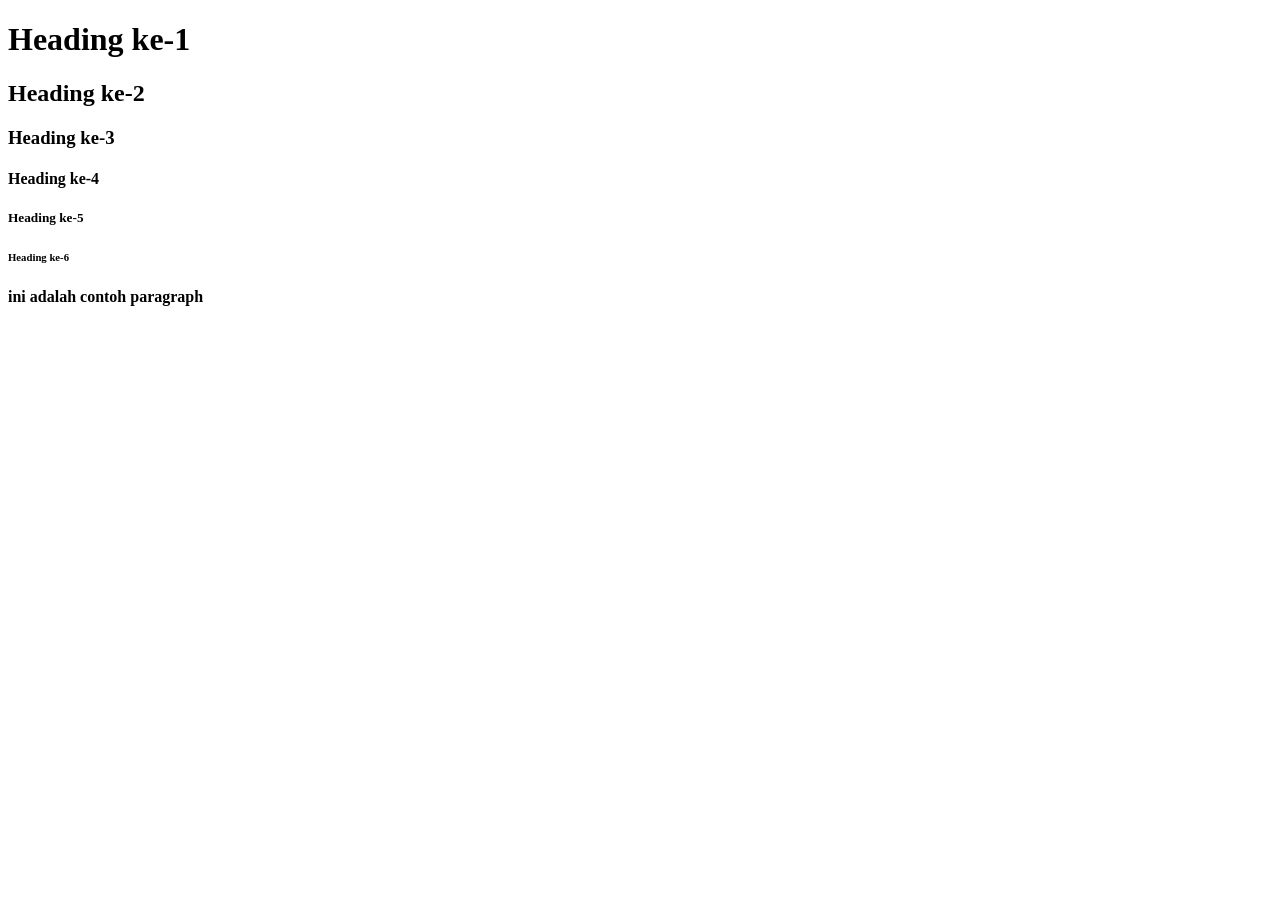
<file: prak1.htm>
<!doctype html>
<html lang="en">
<head>
    <meta charset="UTF-8">
    <title> Belajar Membuat Heading dan Paragraph</title>
</head>
<body>
    <h1>Heading ke-1</h1>
    <h2>Heading ke-2</h2>
    <h3>Heading ke-3</h3>
    <h4>Heading ke-4</h4>
    <h5>Heading ke-5</h5>
    <h6>Heading ke-6</h6>
    <p> <strong>ini adalah contoh paragraph</strong></p>
</body>
</body>
</html>
</file>
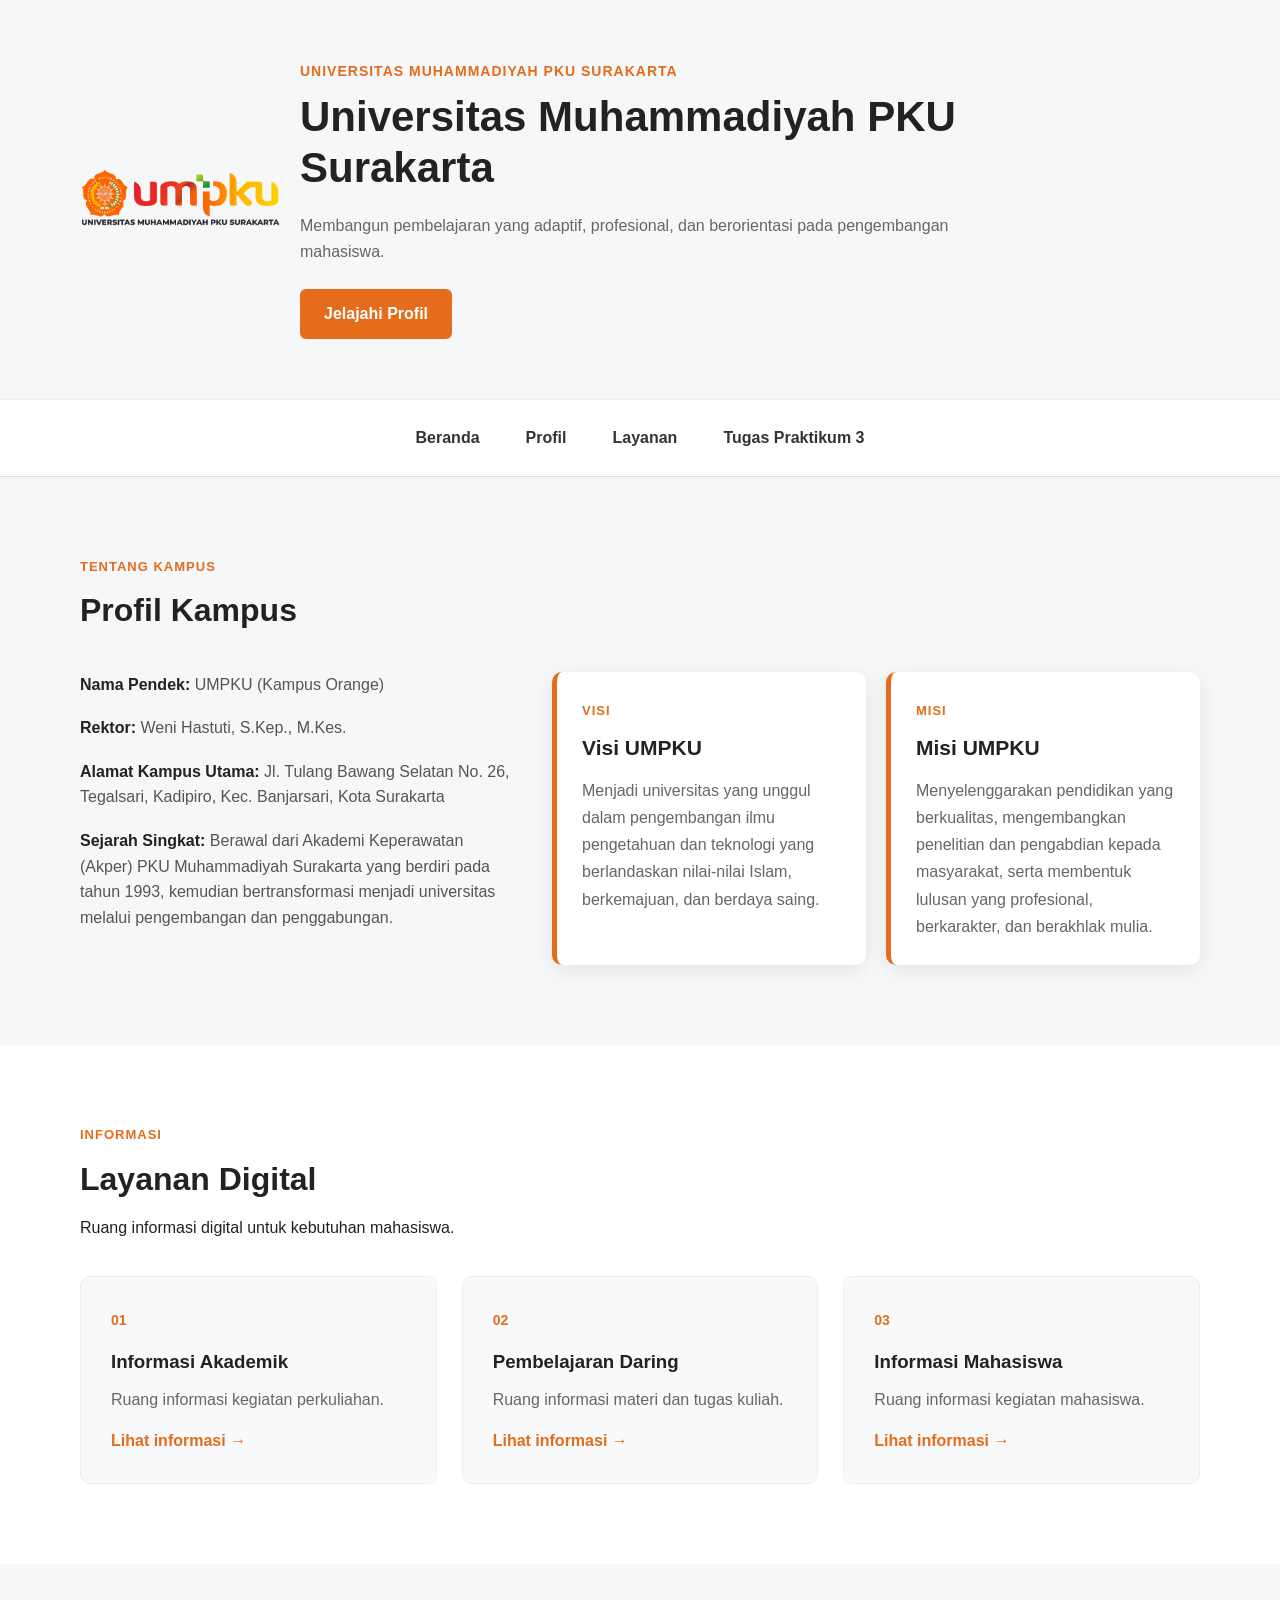
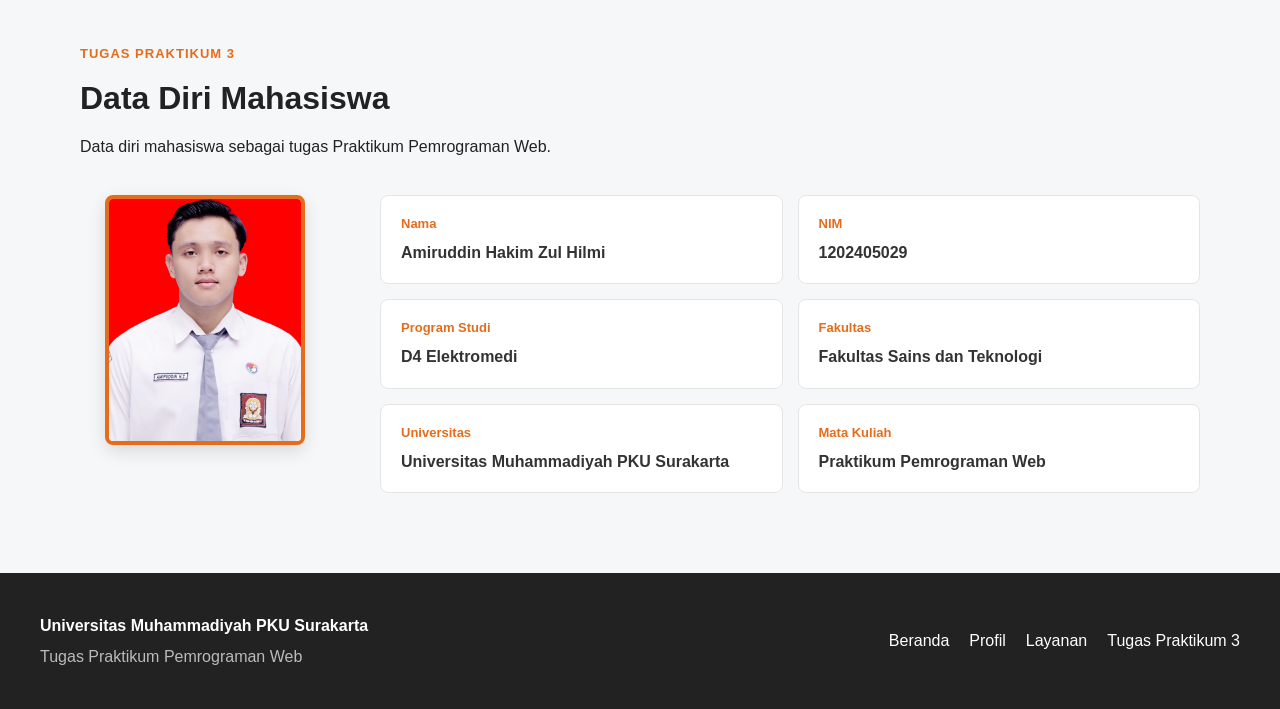
<file: Modul 3/Tugas dan Modul.html>
<!DOCTYPE html>
<html lang="id">

<head>
    <meta charset="UTF-8">
    <meta name="viewport" content="width=device-width, initial-scale=1.0">

    <title>Universitas Muhammadiyah PKU Surakarta</title>

    <link rel="stylesheet" href="style.css">
</head>

<body>

    <!-- HEADER -->
    <header class="header" id="beranda">

        <div class="header-logo">
            <img
                src="logoumpku.jpg.png"
                alt="Modul 3/logoumpku.jpg.png">
        </div>

        <div class="header-content">

            <p class="label-kampus">
                UNIVERSITAS MUHAMMADIYAH PKU SURAKARTA
            </p>

            <h1>
                Universitas Muhammadiyah PKU Surakarta
            </h1>

            <p class="deskripsi">
                Membangun pembelajaran yang adaptif,
                profesional, dan berorientasi pada
                pengembangan mahasiswa.
            </p>

            <a class="tombol" href="#profil">
                Jelajahi Profil
            </a>

        </div>

    </header>


    <!-- NAVIGASI -->
    <nav class="menu" aria-label="Navigasi utama">

        <a href="#beranda">Beranda</a>

        <a href="#profil">Profil</a>

        <a href="#layanan">Layanan</a>

        <a href="#data-diri">Tugas Praktikum 3</a>

    </nav>


    <!-- KONTEN UTAMA -->
    <main>


        <!-- PROFIL -->
        <section id="profil" class="panel">

            <div class="judul-section">

                <p class="label-section">
                    TENTANG KAMPUS
                </p>

                <h2>
                    Profil Kampus
                </h2>

            </div>


            <div class="profil-grid">

                <!-- INFORMASI KAMPUS -->
                <div class="profil-text">

                    <p>
                        <strong>Nama Pendek:</strong>
                        UMPKU (Kampus Orange)
                    </p>

                    <p>
                        <strong>Rektor:</strong>
                        Weni Hastuti, S.Kep., M.Kes.
                    </p>

                    <p>
                        <strong>Alamat Kampus Utama:</strong>
                        Jl. Tulang Bawang Selatan No. 26,
                        Tegalsari, Kadipiro, Kec. Banjarsari,
                        Kota Surakarta
                    </p>

                    <p>
                        <strong>Sejarah Singkat:</strong>
                        Berawal dari Akademi Keperawatan
                        (Akper) PKU Muhammadiyah Surakarta
                        yang berdiri pada tahun 1993,
                        kemudian bertransformasi menjadi
                        universitas melalui pengembangan
                        dan penggabungan.
                    </p>

                </div>


                <!-- VISI DAN MISI -->
                <div class="visi-misi">

                    <article class="profil-highlight">

                        <span class="nomor">
                            VISI
                        </span>

                        <h3>
                            Visi UMPKU
                        </h3>

                        <p>
                            Menjadi universitas yang unggul
                            dalam pengembangan ilmu pengetahuan
                            dan teknologi yang berlandaskan
                            nilai-nilai Islam, berkemajuan,
                            dan berdaya saing.
                        </p>

                    </article>


                    <article class="profil-highlight">

                        <span class="nomor">
                            MISI
                        </span>

                        <h3>
                            Misi UMPKU
                        </h3>

                        <p>
                            Menyelenggarakan pendidikan yang
                            berkualitas, mengembangkan penelitian
                            dan pengabdian kepada masyarakat,
                            serta membentuk lulusan yang profesional,
                            berkarakter, dan berakhlak mulia.
                        </p>

                    </article>

                </div>

            </div>

        </section>


        <!-- LAYANAN -->
        <section id="layanan" class="panel panel-layanan">

            <div class="judul-section">

                <p class="label-section">
                    INFORMASI
                </p>

                <h2>
                    Layanan Digital
                </h2>

                <p>
                    Ruang informasi digital untuk
                    kebutuhan mahasiswa.
                </p>

            </div>


            <div class="kartu-grid">

                <!-- KARTU 1 -->
                <article class="kartu">

                    <span class="kartu-nomor">
                        01
                    </span>

                    <h3>
                        Informasi Akademik
                    </h3>

                    <p>
                        Ruang informasi kegiatan
                        perkuliahan.
                    </p>

                    <a href="#layanan" class="link-kartu">
                        Lihat informasi →
                    </a>

                </article>


                <!-- KARTU 2 -->
                <article class="kartu">

                    <span class="kartu-nomor">
                        02
                    </span>

                    <h3>
                        Pembelajaran Daring
                    </h3>

                    <p>
                        Ruang informasi materi
                        dan tugas kuliah.
                    </p>

                    <a href="#layanan" class="link-kartu">
                        Lihat informasi →
                    </a>

                </article>


                <!-- KARTU 3 -->
                <article class="kartu">

                    <span class="kartu-nomor">
                        03
                    </span>

                    <h3>
                        Informasi Mahasiswa
                    </h3>

                    <p>
                        Ruang informasi kegiatan
                        mahasiswa.
                    </p>

                    <a href="#layanan" class="link-kartu">
                        Lihat informasi →
                    </a>

                </article>

            </div>

        </section>


        <!-- TUGAS PRAKTIKUM 3 / DATA DIRI -->
        <section id="data-diri" class="data-diri">

            <div class="judul-section">

                <p class="label-section">
                    TUGAS PRAKTIKUM 3
                </p>

                <h2>
                    Data Diri Mahasiswa
                </h2>

                <p>
                    Data diri mahasiswa sebagai tugas
                    Praktikum Pemrograman Web.
                </p>

            </div>


            <div class="data-diri-grid">

                <!-- FOTO -->
                <div class="foto-mahasiswa">

                    <img
                        src="7_AMIRUDDIN_HAKIM_ZUL_HILMI-removebg.png"
                        alt="Modul 3/7_AMIRUDDIN_HAKIM_ZUL_HILMI-removebg.png">

                </div>


                <!-- DATA -->
                <div class="informasi-mahasiswa">

                    <div class="data-item">
                        <span>Nama</span>
                        <strong>
                            Amiruddin Hakim Zul Hilmi
                        </strong>
                    </div>

                    <div class="data-item">
                        <span>NIM</span>
                        <strong>
                            1202405029
                        </strong>
                    </div>

                    <div class="data-item">
                        <span>Program Studi</span>
                        <strong>
                            D4 Elektromedi
                        </strong>
                    </div>

                    <div class="data-item">
                        <span>Fakultas</span>
                        <strong>
                            Fakultas Sains dan Teknologi
                        </strong>
                    </div>

                    <div class="data-item">
                        <span>Universitas</span>
                        <strong>
                            Universitas Muhammadiyah PKU Surakarta
                        </strong>
                    </div>

                    <div class="data-item">
                        <span>Mata Kuliah</span>
                        <strong>
                            Praktikum Pemrograman Web
                        </strong>
                    </div>

                </div>

            </div>

        </section>

    </main>


    <!-- FOOTER -->
    <footer class="footer">

        <div>

            <strong>
                Universitas Muhammadiyah PKU Surakarta
            </strong>

            <p>
                Tugas Praktikum Pemrograman Web
            </p>

        </div>


        <nav class="footer-menu">

            <a href="#beranda">Beranda</a>

            <a href="#profil">Profil</a>

            <a href="#layanan">Layanan</a>

            <a href="#data-diri">Tugas Praktikum 3</a>

        </nav>

    </footer>

</body>

</html>
</file>
<file: Modul 3/style.css>
/* ==============================
   DASAR
================================= */

* {
    box-sizing: border-box;
    margin: 0;
    padding: 0;
}

html {
    scroll-behavior: smooth;
}

body {
    font-family: Arial, Helvetica, sans-serif;
    background: #f5f7f9;
    color: #222;
    line-height: 1.6;
}


/* ==============================
   HEADER
================================= */

.header {
    display: grid;
    grid-template-columns: 180px 1fr;
    align-items: center;
    gap: 40px;

    max-width: 1200px;
    margin: 0 auto;
    padding: 60px 40px;
}

.header-logo img {
    display: block;
    width: 200px;
    height: 200px;
    object-fit: contain;
}

.header-content {
    max-width: 750px;
}

.label-kampus {
    color: #e46c1a;
    font-size: 14px;
    font-weight: bold;
    letter-spacing: 1px;
    margin-bottom: 10px;
}

.header h1 {
    font-size: 42px;
    line-height: 1.2;
    margin-bottom: 20px;
}

.deskripsi {
    color: #666;
    max-width: 650px;
    margin-bottom: 25px;
}


/* ==============================
   TOMBOL
================================= */

.tombol {
    display: inline-block;

    padding: 12px 24px;

    background: #e46c1a;
    color: white;

    text-decoration: none;
    font-weight: bold;

    border-radius: 6px;

    transition: 0.3s;
}

.tombol:hover {
    background: #c9570d;
}


/* ==============================
   NAVIGASI
================================= */

.menu {
    display: flex;
    justify-content: center;
    flex-wrap: wrap;
    gap: 10px;

    padding: 15px;

    background: #ffffff;
    border-top: 1px solid #eee;
    border-bottom: 1px solid #ddd;

    position: sticky;
    top: 0;
    z-index: 10;
}

.menu a {
    color: #333;
    text-decoration: none;
    font-weight: bold;

    padding: 10px 18px;

    border-radius: 5px;

    transition: 0.3s;
}

.menu a:hover {
    background: #e46c1a;
    color: white;
}


/* ==============================
   SECTION
================================= */

.panel,
.data-diri {
    max-width: 1200px;
    margin: 0 auto;
    padding: 80px 40px;
}

.judul-section {
    margin-bottom: 35px;
}

.label-section {
    color: #e46c1a;
    font-size: 13px;
    font-weight: bold;
    letter-spacing: 1px;
    margin-bottom: 8px;
}

.judul-section h2 {
    font-size: 32px;
    margin-bottom: 10px;
}


/* ==============================
   PROFIL
================================= */

.profil-grid {
    display: grid;
    grid-template-columns: 0.8fr 1.2fr;
    gap: 40px;
    align-items: start;
}

.profil-text p {
    margin-bottom: 18px;
    color: #555;
}

.profil-text strong {
    color: #222;
}


/* ==============================
   VISI & MISI
================================= */

.visi-misi {
    display: grid;
    grid-template-columns: 1fr 1fr;
    gap: 20px;
    width: 100%;
    align-items: stretch;
}

.profil-highlight {
    background: white;

    padding: 25px;

    border-radius: 10px;

    border-left: 5px solid #e46c1a;

    box-shadow: 0 5px 20px rgba(0, 0, 0, 0.08);

    min-height: 0;
}

.nomor {
    display: inline-block;

    color: #e46c1a;

    font-size: 13px;
    font-weight: bold;
    letter-spacing: 1px;

    margin-bottom: 10px;
}

.profil-highlight h3 {
    font-size: 21px;
    margin-bottom: 12px;
}

.profil-highlight p {
    color: #666;
    line-height: 1.7;
}


/* ==============================
   LAYANAN
================================= */

.panel-layanan {
    background: #fff;
    max-width: none;
}

.panel-layanan > * {
    max-width: 1120px;
    margin-left: auto;
    margin-right: auto;
}

.kartu-grid {
    display: grid;
    grid-template-columns: repeat(3, 1fr);
    gap: 25px;
}

.kartu {
    background: #f8f9fa;

    padding: 30px;

    border-radius: 10px;

    border: 1px solid #eee;

    transition: 0.3s;
}

.kartu:hover {
    transform: translateY(-5px);
    box-shadow: 0 10px 25px rgba(0, 0, 0, 0.08);
}

.kartu-nomor {
    color: #e46c1a;
    font-weight: bold;
    font-size: 14px;
}

.kartu h3 {
    margin: 15px 0 10px;
}

.kartu p {
    color: #666;
    margin-bottom: 15px;
}

.link-kartu {
    color: #e46c1a;
    text-decoration: none;
    font-weight: bold;
}


/* ==============================
   TUGAS PRAKTIKUM 3
================================= */

.data-diri {
    background: #f5f7f9;
}

.data-diri-grid {
    display: grid;
    grid-template-columns: 250px 1fr;
    gap: 50px;
    align-items: start;
}


/* FOTO */

.foto-mahasiswa {
    display: flex;
    justify-content: center;
}

.foto-mahasiswa img {
    display: block;

    width: 200px;
    height: 250px;

    object-fit: cover;

    border: 4px solid #e46c1a;
    border-radius: 8px;

    box-shadow: 0 6px 18px rgba(0, 0, 0, 0.12);
}


/* INFORMASI */

.informasi-mahasiswa {
    display: grid;
    grid-template-columns: repeat(2, 1fr);
    gap: 15px;
}

.data-item {
    background: white;

    padding: 18px 20px;

    border-radius: 8px;

    border: 1px solid #e5e5e5;
}

.data-item span {
    display: block;

    color: #e46c1a;

    font-size: 13px;
    font-weight: bold;

    margin-bottom: 5px;
}

.data-item strong {
    display: block;

    color: #333;
}


/* ==============================
   FOOTER
================================= */

.footer {
    display: flex;
    justify-content: space-between;
    align-items: center;
    gap: 30px;

    padding: 40px;

    background: #222;
    color: white;
}

.footer p {
    color: #bbb;
    margin-top: 5px;
}

.footer-menu {
    display: flex;
    gap: 20px;
    flex-wrap: wrap;
}

.footer-menu a {
    color: white;
    text-decoration: none;
}

.footer-menu a:hover {
    color: #e46c1a;
}


/* ==============================
   RESPONSIVE
================================= */

@media (max-width: 900px) {

    .header {
        grid-template-columns: 1fr;
        text-align: center;
    }

    .header-logo {
        display: flex;
        justify-content: center;
    }

    .header-content {
        margin: 0 auto;
    }

    .profil-grid {
        grid-template-columns: 1fr;
    }

    .kartu-grid {
        grid-template-columns: 1fr;
    }

    .data-diri-grid {
        grid-template-columns: 1fr;
    }

    .foto-mahasiswa {
        justify-content: flex-start;
    }

}


/* ==============================
   LAYAR KECIL
================================= */

@media (max-width: 600px) {

    .header {
        padding: 40px 20px;
    }

    .header h1 {
        font-size: 30px;
    }

    .panel,
    .data-diri {
        padding: 50px 20px;
    }

    .visi-misi {
        grid-template-columns: 1fr;
    }

    .informasi-mahasiswa {
        grid-template-columns: 1fr;
    }

    .footer {
        flex-direction: column;
        align-items: flex-start;
        padding: 30px 20px;
    }

}
</file>
